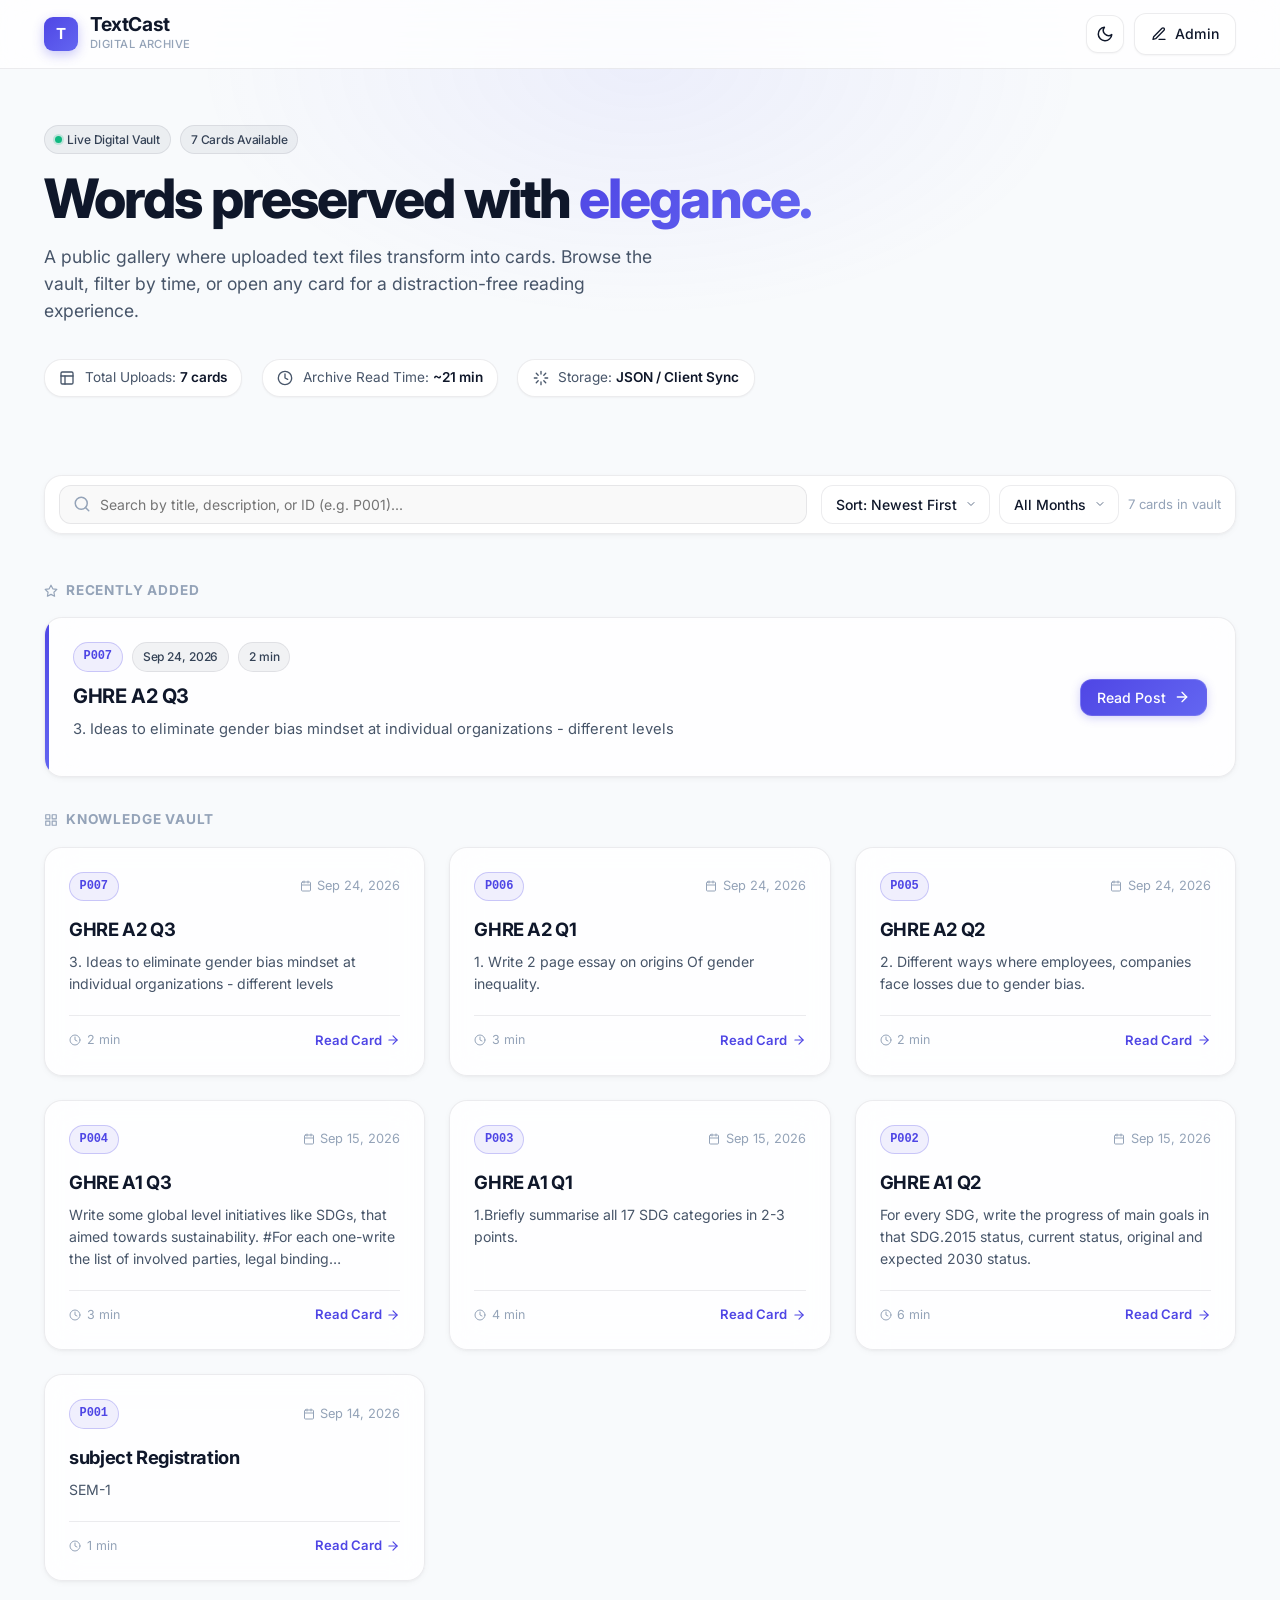
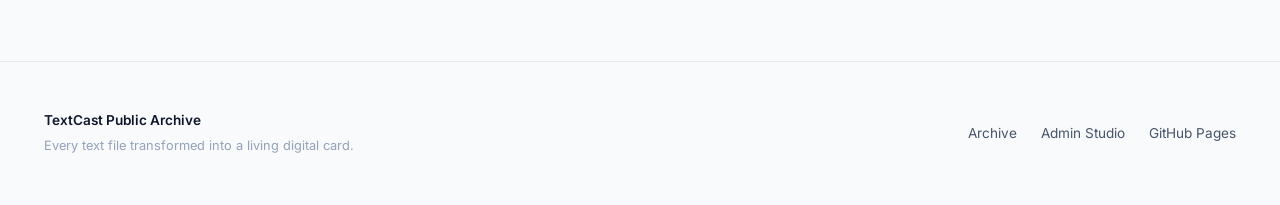
<file: index.html>
<!DOCTYPE html>
<html lang="en" data-theme="light">
<head>
  <meta charset="UTF-8">
  <meta name="viewport" content="width=device-width, initial-scale=1.0">
  <meta name="description" content="TextCast — A public digital archive where every text file becomes a beautiful card.">
  <meta name="theme-color" content="#0f172a">

  <!-- Open Graph / Social Media -->
  <meta property="og:title" content="TextCast — Digital Archive & Knowledge Vault">
  <meta property="og:description" content="Browse curated notes, computing fundamentals, and technical writings in a Notion-inspired card gallery.">
  <meta property="og:type" content="website">

  <title>TextCast — Public Digital Archive</title>

  <!-- Favicon -->
  <link rel="icon" type="image/svg+xml" href="data:image/svg+xml,%3Csvg xmlns='http://www.w3.org/2000/svg' viewBox='0 0 32 32'%3E%3Crect width='32' height='32' rx='8' fill='%234f46e5'/%3E%3Ctext x='16' y='22' font-family='sans-serif' font-size='18' font-weight='800' text-anchor='middle' fill='white'%3ET%3C/text%3E%3C/svg%3E">

  <!-- Inter Font -->
  <link rel="preconnect" href="https://fonts.googleapis.com">
  <link rel="preconnect" href="https://fonts.gstatic.com" crossorigin>
  <link href="https://fonts.googleapis.com/css2?family=Inter:wght@400;500;600;700;800&display=swap" rel="stylesheet">

  <!-- Stylesheet -->
  <link rel="stylesheet" href="assets/css/styles.css">
</head>
<body>
  <!-- Reading Progress Bar -->
  <div class="progress-container" role="progressbar" aria-label="Reading progress">
    <div class="progress-bar" id="progressBar"></div>
  </div>

  <!-- Global Header -->
  <header class="site-header" role="banner">
    <div class="container">
      <div class="header-inner">
        <a href="#/" class="logo" id="logoBtn" aria-label="TextCast Home">
          <div class="logo-badge" aria-hidden="true">T</div>
          <div class="logo-text">
            <span class="logo-title">TextCast</span>
            <span class="logo-sub">Digital Archive</span>
          </div>
        </a>

        <div class="header-actions">
          <!-- Theme Toggle -->
          <button class="btn btn-secondary btn-icon" id="themeToggle" aria-label="Toggle dark mode" title="Toggle dark / light theme">
            <svg id="themeIcon" xmlns="http://www.w3.org/2000/svg" width="18" height="18" viewBox="0 0 24 24" fill="none" stroke="currentColor" stroke-width="2" stroke-linecap="round" stroke-linejoin="round">
              <path d="M21 12.79A9 9 0 1 1 11.21 3 7 7 0 0 0 21 12.79z"></path>
            </svg>
          </button>

          <!-- Admin Panel Link -->
          <a href="admin.html" class="btn btn-secondary" id="navAdminBtn" aria-label="Open Admin Studio">
            <svg xmlns="http://www.w3.org/2000/svg" width="16" height="16" viewBox="0 0 24 24" fill="none" stroke="currentColor" stroke-width="2" stroke-linecap="round" stroke-linejoin="round">
              <path d="M12 20h9"></path>
              <path d="M16.5 3.5a2.121 2.121 0 0 1 3 3L7 19l-4 1 1-4L16.5 3.5z"></path>
            </svg>
            <span>Admin</span>
          </a>
        </div>
      </div>
    </div>
  </header>

  <!-- =========================================================================
       MAIN ARCHIVE VIEW (Gallery / Grid)
       ========================================================================= -->
  <div id="archiveView">
    <!-- Hero Section -->
    <section class="hero-section">
      <div class="container">
        <div class="hero-header">
          <div class="hero-badge-row">
            <span class="badge">
              <span class="pulse-dot"></span>
              Live Digital Vault
            </span>
            <span class="badge" id="vaultTotalBadge">0 Notes Indexed</span>
          </div>
          <h1 class="hero-title">
            Words preserved with <span class="gradient-text">elegance.</span>
          </h1>
          <p class="hero-subtitle">
            A public gallery where uploaded text files transform into cards. Browse the vault, filter by time, or open any card for a distraction-free reading experience.
          </p>
          <div class="archive-stats-strip">
            <div class="stat-pill">
              <svg xmlns="http://www.w3.org/2000/svg" width="16" height="16" viewBox="0 0 24 24" fill="none" stroke="currentColor" stroke-width="2" stroke-linecap="round" stroke-linejoin="round"><rect x="3" y="3" width="18" height="18" rx="2" ry="2"></rect><line x1="3" y1="9" x2="21" y2="9"></line><line x1="9" y1="21" x2="9" y2="9"></line></svg>
              <span>Total Uploads: <strong id="statTotalUploads">--</strong></span>
            </div>
            <div class="stat-pill">
              <svg xmlns="http://www.w3.org/2000/svg" width="16" height="16" viewBox="0 0 24 24" fill="none" stroke="currentColor" stroke-width="2" stroke-linecap="round" stroke-linejoin="round"><circle cx="12" cy="12" r="10"></circle><polyline points="12 6 12 12 16 14"></polyline></svg>
              <span>Archive Read Time: <strong id="statTotalReadTime">--</strong></span>
            </div>
            <div class="stat-pill">
              <svg xmlns="http://www.w3.org/2000/svg" width="16" height="16" viewBox="0 0 24 24" fill="none" stroke="currentColor" stroke-width="2" stroke-linecap="round" stroke-linejoin="round"><path d="M12 2v4M12 18v4M4.93 4.93l2.83 2.83M16.24 16.24l2.83 2.83M2 12h4M18 12h4M4.93 19.07l2.83-2.83M16.24 7.76l2.83-2.83"/></svg>
              <span>Storage: <strong>JSON / Client Sync</strong></span>
            </div>
          </div>
        </div>
      </div>
    </section>

    <!-- Filter & Search Toolbar -->
    <div class="filter-toolbar">
      <div class="container">
        <div class="filter-toolbar-inner">
          <div class="search-input-wrapper">
            <svg class="search-icon" xmlns="http://www.w3.org/2000/svg" width="18" height="18" viewBox="0 0 24 24" fill="none" stroke="currentColor" stroke-width="2" stroke-linecap="round" stroke-linejoin="round">
              <circle cx="11" cy="11" r="8"></circle>
              <line x1="21" y1="21" x2="16.65" y2="16.65"></line>
            </svg>
            <input
              type="text"
              id="searchInput"
              class="search-input"
              placeholder="Search by title, description, or ID (e.g. P001)..."
              autocomplete="off"
              aria-label="Search archive"
            >
            <button id="clearSearchBtn" class="clear-search-btn" aria-label="Clear search query" title="Clear">
              <svg xmlns="http://www.w3.org/2000/svg" width="14" height="14" viewBox="0 0 24 24" fill="none" stroke="currentColor" stroke-width="2" stroke-linecap="round" stroke-linejoin="round">
                <line x1="18" y1="6" x2="6" y2="18"></line>
                <line x1="6" y1="6" x2="18" y2="18"></line>
              </svg>
            </button>
          </div>

          <div class="filter-controls">
            <!-- Sort Filter -->
            <select id="sortSelect" class="custom-select" aria-label="Sort cards">
              <option value="newest">Sort: Newest First</option>
              <option value="oldest">Sort: Oldest First</option>
              <option value="quickest">Sort: Quick Reads</option>
              <option value="longest">Sort: Deep Reads</option>
            </select>

            <!-- Month Filter -->
            <select id="monthSelect" class="custom-select" aria-label="Filter by month">
              <option value="all">All Months</option>
            </select>

            <span class="results-count" id="resultsCount">Loading vault...</span>
          </div>
        </div>
      </div>
    </div>

    <!-- Main Content Container -->
    <main class="container" role="main">
      <!-- Recently Added Spotlight Section -->
      <section class="spotlight-section" id="spotlightSection">
        <div class="section-label">
          <span class="section-label-text">
            <svg xmlns="http://www.w3.org/2000/svg" width="14" height="14" viewBox="0 0 24 24" fill="none" stroke="currentColor" stroke-width="2" stroke-linecap="round" stroke-linejoin="round"><polygon points="12 2 15.09 8.26 22 9.27 17 14.14 18.18 21.02 12 17.77 5.82 21.02 7 14.14 2 9.27 8.91 8.26 12 2"></polygon></svg>
            Recently Added
          </span>
        </div>
        <div id="spotlightContent">
          <!-- Populated dynamically via JS -->
        </div>
      </section>

      <!-- Gallery Grid Header -->
      <div class="section-label">
        <span class="section-label-text">
          <svg xmlns="http://www.w3.org/2000/svg" width="14" height="14" viewBox="0 0 24 24" fill="none" stroke="currentColor" stroke-width="2" stroke-linecap="round" stroke-linejoin="round"><rect x="3" y="3" width="7" height="7"></rect><rect x="14" y="3" width="7" height="7"></rect><rect x="14" y="14" width="7" height="7"></rect><rect x="3" y="14" width="7" height="7"></rect></svg>
          Knowledge Vault
        </span>
      </div>

      <!-- Cards Grid -->
      <div class="cards-grid" id="cardsGrid">
        <!-- Skeleton placeholders -->
        <div class="post-card">
          <div class="skeleton" style="height: 20px; width: 40%; margin-bottom: 1rem;"></div>
          <div class="skeleton" style="height: 26px; width: 85%; margin-bottom: 0.75rem;"></div>
          <div class="skeleton" style="height: 60px; width: 100%; margin-bottom: 1.5rem;"></div>
          <div class="skeleton" style="height: 18px; width: 50%;"></div>
        </div>
        <div class="post-card">
          <div class="skeleton" style="height: 20px; width: 35%; margin-bottom: 1rem;"></div>
          <div class="skeleton" style="height: 26px; width: 75%; margin-bottom: 0.75rem;"></div>
          <div class="skeleton" style="height: 60px; width: 100%; margin-bottom: 1.5rem;"></div>
          <div class="skeleton" style="height: 18px; width: 45%;"></div>
        </div>
        <div class="post-card">
          <div class="skeleton" style="height: 20px; width: 45%; margin-bottom: 1rem;"></div>
          <div class="skeleton" style="height: 26px; width: 90%; margin-bottom: 0.75rem;"></div>
          <div class="skeleton" style="height: 60px; width: 100%; margin-bottom: 1.5rem;"></div>
          <div class="skeleton" style="height: 18px; width: 60%;"></div>
        </div>
      </div>

      <!-- Empty State -->
      <div class="empty-state" id="emptyState">
        <div class="empty-state-icon">
          <svg xmlns="http://www.w3.org/2000/svg" width="28" height="28" viewBox="0 0 24 24" fill="none" stroke="currentColor" stroke-width="2" stroke-linecap="round" stroke-linejoin="round"><circle cx="11" cy="11" r="8"></circle><line x1="21" y1="21" x2="16.65" y2="16.65"></line><line x1="8" y1="11" x2="14" y2="11"></line></svg>
        </div>
        <h3 class="empty-state-title">No matching text cards found</h3>
        <p class="empty-state-desc">Try clearing your search query or changing your month filter.</p>
        <button class="btn btn-secondary" id="resetFiltersBtn">Reset Filters</button>
      </div>
    </main>
  </div>

  <!-- =========================================================================
       DEDICATED READING VIEW (Medium / Notion Reading Experience)
       ========================================================================= -->
  <article class="reading-view container-narrow" id="readingView">
    <nav class="reading-nav-bar" aria-label="Reading navigation">
      <button class="back-btn" id="backToArchiveBtn">
        <svg xmlns="http://www.w3.org/2000/svg" width="16" height="16" viewBox="0 0 24 24" fill="none" stroke="currentColor" stroke-width="2" stroke-linecap="round" stroke-linejoin="round">
          <line x1="19" y1="12" x2="5" y2="12"></line>
          <polyline points="12 19 5 12 12 5"></polyline>
        </svg>
        <span>Back to Archive</span>
      </button>

      <div class="reading-actions">
        <button class="btn btn-secondary btn-icon" id="copyArticleBtn" aria-label="Copy full text" title="Copy text">
          <svg xmlns="http://www.w3.org/2000/svg" width="16" height="16" viewBox="0 0 24 24" fill="none" stroke="currentColor" stroke-width="2" stroke-linecap="round" stroke-linejoin="round">
            <rect x="9" y="9" width="13" height="13" rx="2" ry="2"></rect>
            <path d="M5 15H4a2 2 0 0 1-2-2V4a2 2 0 0 1 2-2h9a2 2 0 0 1 2 2v1"></path>
          </svg>
        </button>

        <button class="btn btn-secondary btn-icon" id="downloadArticleBtn" aria-label="Download article as .txt" title="Download .txt">
          <svg xmlns="http://www.w3.org/2000/svg" width="16" height="16" viewBox="0 0 24 24" fill="none" stroke="currentColor" stroke-width="2" stroke-linecap="round" stroke-linejoin="round">
            <path d="M21 15v4a2 2 0 0 1-2 2H5a2 2 0 0 1-2-2v-4"></path>
            <polyline points="7 10 12 15 17 10"></polyline>
            <line x1="12" y1="15" x2="12" y2="3"></line>
          </svg>
        </button>

        <button class="btn btn-primary" id="shareArticleBtn">
          <svg xmlns="http://www.w3.org/2000/svg" width="16" height="16" viewBox="0 0 24 24" fill="none" stroke="currentColor" stroke-width="2" stroke-linecap="round" stroke-linejoin="round">
            <circle cx="18" cy="5" r="3"></circle>
            <circle cx="6" cy="12" r="3"></circle>
            <circle cx="18" cy="19" r="3"></circle>
            <line x1="8.59" y1="13.51" x2="15.42" y2="17.49"></line>
            <line x1="15.41" y1="6.51" x2="8.59" y2="10.49"></line>
          </svg>
          <span>Share</span>
        </button>
      </div>
    </nav>

    <header class="reading-article-header">
      <div class="reading-meta-top">
        <span class="badge badge-id" id="readingPostId">P000</span>
        <span class="badge" id="readingPostDate">Jan 01, 2026</span>
        <span class="badge" id="readingPostReadTime">0 min read</span>
      </div>
      <h1 class="reading-title" id="readingPostTitle">Article Title</h1>
      <p class="reading-description-lead" id="readingPostDescription">Summary description...</p>
    </header>

    <div class="article-body" id="readingPostBody">
      <!-- Rendered content -->
    </div>

    <hr class="reading-divider">

    <div class="reading-footer-actions">
      <button class="btn btn-secondary" onclick="window.scrollTo({ top: 0, behavior: 'smooth' });">
        <svg xmlns="http://www.w3.org/2000/svg" width="16" height="16" viewBox="0 0 24 24" fill="none" stroke="currentColor" stroke-width="2" stroke-linecap="round" stroke-linejoin="round"><line x1="12" y1="19" x2="12" y2="5"></line><polyline points="5 12 12 5 19 12"></polyline></svg>
        Back to Top
      </button>

      <button class="btn btn-primary" id="footerBackBtn">
        <svg xmlns="http://www.w3.org/2000/svg" width="16" height="16" viewBox="0 0 24 24" fill="none" stroke="currentColor" stroke-width="2" stroke-linecap="round" stroke-linejoin="round"><line x1="19" y1="12" x2="5" y2="12"></line><polyline points="12 19 5 12 12 5"></polyline></svg>
        Browse All Cards
      </button>
    </div>
  </article>

  <!-- Site Footer -->
  <footer class="site-footer" role="contentinfo">
    <div class="container">
      <div class="footer-inner">
        <div>
          <p class="footer-brand-title">TextCast Public Archive</p>
          <p class="footer-brand-desc">Every text file transformed into a living digital card.</p>
        </div>
        <div class="footer-links">
          <a href="#/">Archive</a>
          <a href="admin.html">Admin Studio</a>
          <a href="https://github.com" target="_blank" rel="noopener noreferrer">GitHub Pages</a>
        </div>
      </div>
    </div>
  </footer>

  <!-- Toast Container -->
  <div class="toast-container" id="toastContainer" aria-live="polite"></div>

  <!-- Application JS -->
  <script src="assets/js/main.js"></script>
</body>
</html>
</file>
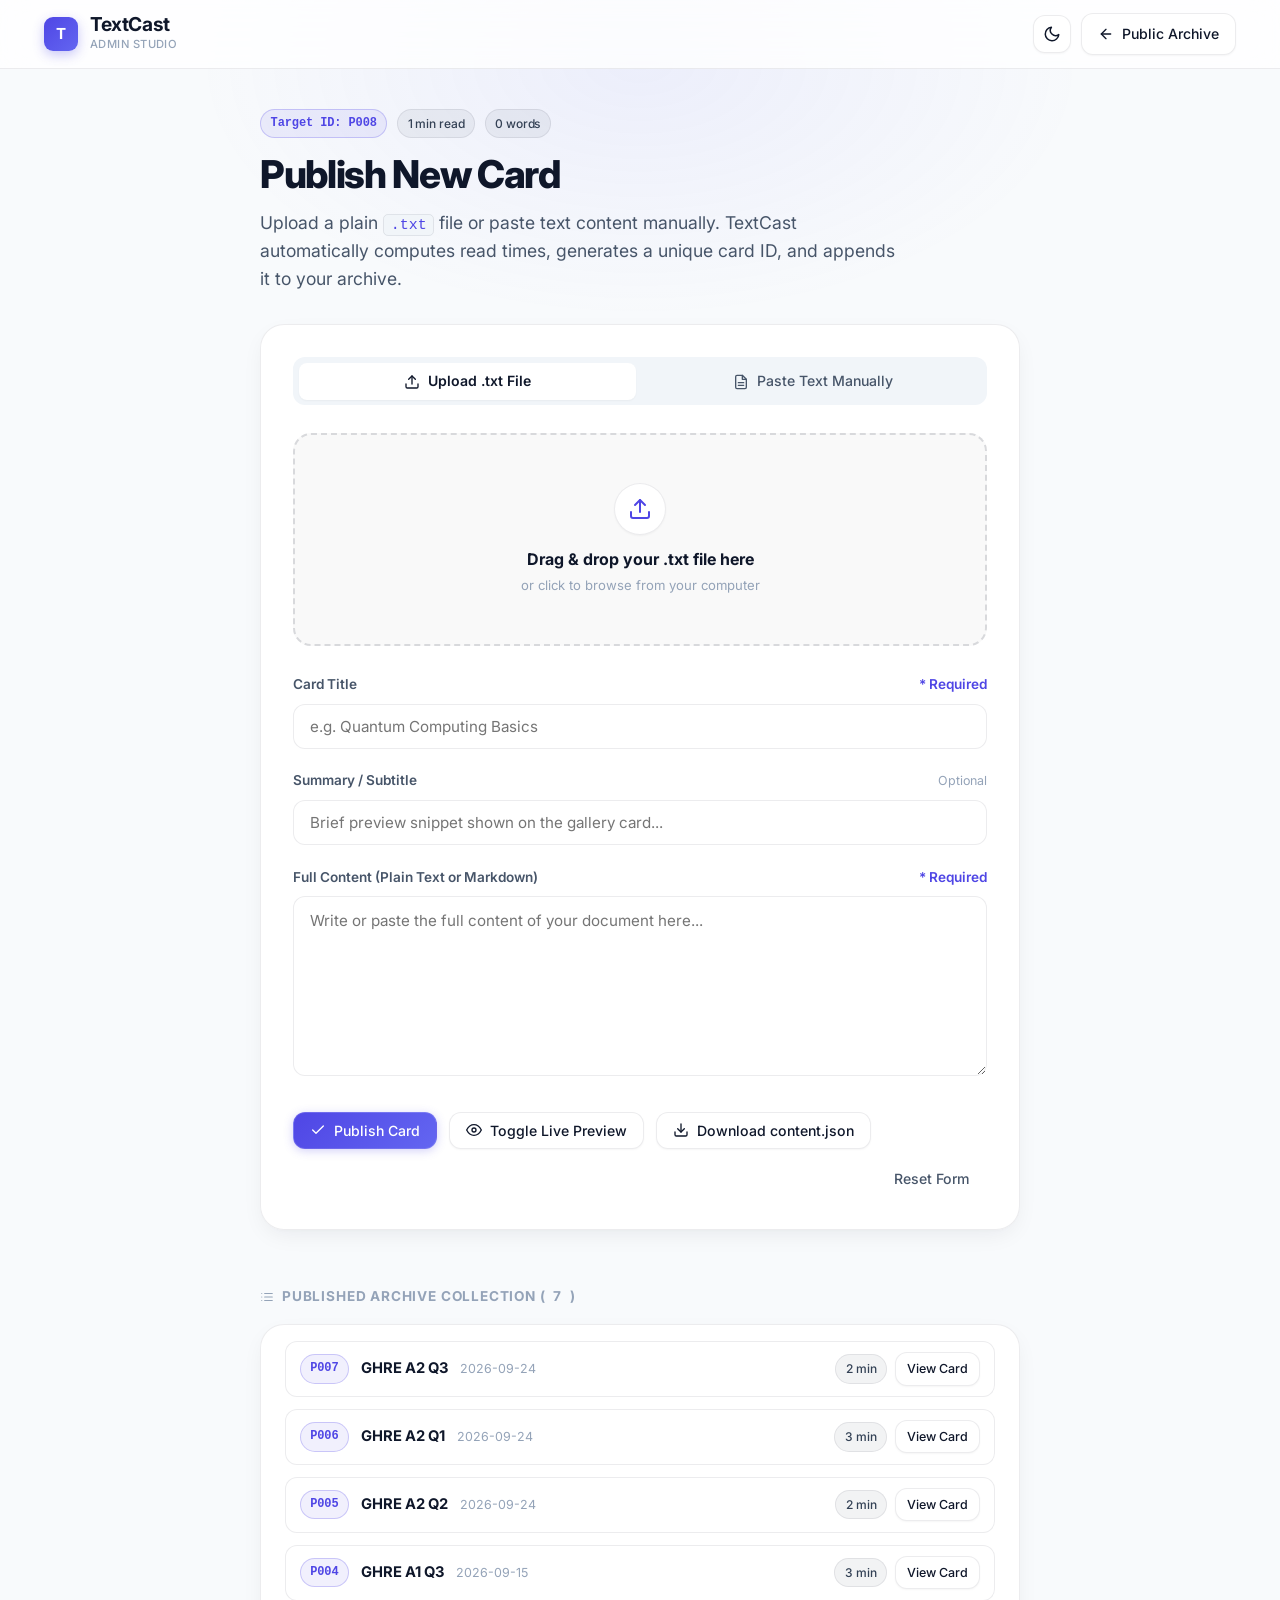
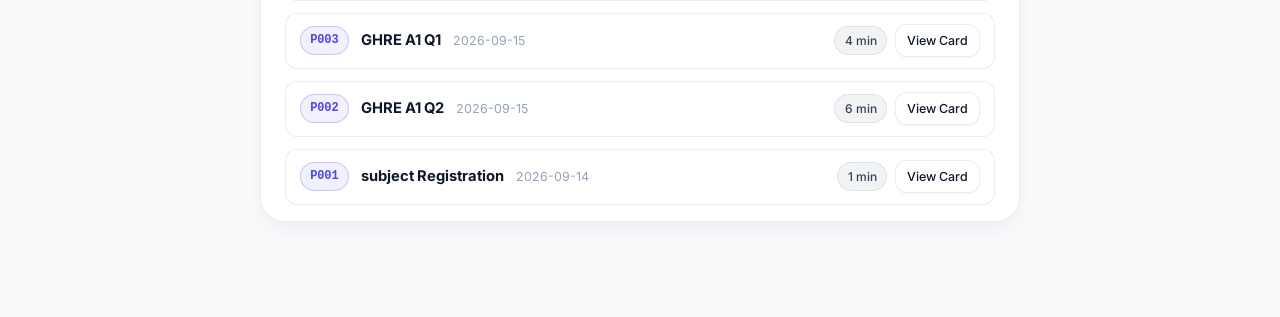
<file: admin.html>
<!DOCTYPE html>
<html lang="en" data-theme="light">
<head>
  <meta charset="UTF-8">
  <meta name="viewport" content="width=device-width, initial-scale=1.0">
  <meta name="description" content="TextCast Admin Studio — Publish and archive text documents.">
  <meta name="theme-color" content="#0f172a">

  <title>Admin Studio — TextCast</title>

  <!-- Favicon -->
  <link rel="icon" type="image/svg+xml" href="data:image/svg+xml,%3Csvg xmlns='http://www.w3.org/2000/svg' viewBox='0 0 32 32'%3E%3Crect width='32' height='32' rx='8' fill='%234f46e5'/%3E%3Ctext x='16' y='22' font-family='sans-serif' font-size='18' font-weight='800' text-anchor='middle' fill='white'%3ET%3C/text%3E%3C/svg%3E">

  <!-- Inter Fonts -->
  <link rel="preconnect" href="https://fonts.googleapis.com">
  <link rel="preconnect" href="https://fonts.gstatic.com" crossorigin>
  <link href="https://fonts.googleapis.com/css2?family=Inter:wght@400;500;600;700;800&display=swap" rel="stylesheet">

  <!-- Stylesheet -->
  <link rel="stylesheet" href="assets/css/styles.css">
</head>
<body>
  <!-- Header -->
  <header class="site-header" role="banner">
    <div class="container">
      <div class="header-inner">
        <a href="index.html" class="logo" aria-label="TextCast Home">
          <div class="logo-badge" aria-hidden="true">T</div>
          <div class="logo-text">
            <span class="logo-title">TextCast</span>
            <span class="logo-sub">Admin Studio</span>
          </div>
        </a>

        <div class="header-actions">
          <button class="btn btn-secondary btn-icon" id="themeToggle" aria-label="Toggle dark mode" title="Toggle theme">
            <svg id="themeIcon" xmlns="http://www.w3.org/2000/svg" width="18" height="18" viewBox="0 0 24 24" fill="none" stroke="currentColor" stroke-width="2" stroke-linecap="round" stroke-linejoin="round">
              <path d="M21 12.79A9 9 0 1 1 11.21 3 7 7 0 0 0 21 12.79z"></path>
            </svg>
          </button>

          <a href="index.html" class="btn btn-secondary" aria-label="Return to Public Archive">
            <svg xmlns="http://www.w3.org/2000/svg" width="16" height="16" viewBox="0 0 24 24" fill="none" stroke="currentColor" stroke-width="2" stroke-linecap="round" stroke-linejoin="round">
              <line x1="19" y1="12" x2="5" y2="12"></line>
              <polyline points="12 19 5 12 12 5"></polyline>
            </svg>
            <span>Public Archive</span>
          </a>
        </div>
      </div>
    </div>
  </header>

  <!-- Admin Main Content -->
  <main class="container-narrow admin-wrapper" role="main">
    <header class="hero-header">
      <div class="hero-badge-row">
        <span class="badge badge-id" id="assignedIdBadge">Next ID: P005</span>
        <span class="badge" id="liveReadTimeBadge">1 min read</span>
        <span class="badge" id="liveWordCountBadge">0 words</span>
      </div>
      <h1 class="hero-title hero-title-compact">Publish New Card</h1>
      <p class="hero-subtitle">
        Upload a plain <code>.txt</code> file or paste text content manually. TextCast automatically computes read times, generates a unique card ID, and appends it to your archive.
      </p>
    </header>

    <!-- Content Creation Studio Card -->
    <div class="admin-card">
      <!-- Tabs: File Upload vs Manual Paste -->
      <div class="admin-tabs" role="tablist">
        <button class="admin-tab-btn active" id="tabUploadBtn" type="button" role="tab" aria-selected="true">
          <svg xmlns="http://www.w3.org/2000/svg" width="16" height="16" viewBox="0 0 24 24" fill="none" stroke="currentColor" stroke-width="2" stroke-linecap="round" stroke-linejoin="round"><path d="M21 15v4a2 2 0 0 1-2 2H5a2 2 0 0 1-2-2v-4"></path><polyline points="17 8 12 3 7 8"></polyline><line x1="12" y1="3" x2="12" y2="15"></line></svg>
          Upload .txt File
        </button>
        <button class="admin-tab-btn" id="tabPasteBtn" type="button" role="tab" aria-selected="false">
          <svg xmlns="http://www.w3.org/2000/svg" width="16" height="16" viewBox="0 0 24 24" fill="none" stroke="currentColor" stroke-width="2" stroke-linecap="round" stroke-linejoin="round"><path d="M14 2H6a2 2 0 0 0-2 2v16a2 2 0 0 0 2 2h12a2 2 0 0 0 2-2V8z"></path><polyline points="14 2 14 8 20 8"></polyline><line x1="16" y1="13" x2="8" y2="13"></line><line x1="16" y1="17" x2="8" y2="17"></line></svg>
          Paste Text Manually
        </button>
      </div>

      <!-- Upload View -->
      <div id="uploadView">
        <div class="upload-dropzone" id="dropzone">
          <div class="upload-icon-circle">
            <svg xmlns="http://www.w3.org/2000/svg" width="24" height="24" viewBox="0 0 24 24" fill="none" stroke="currentColor" stroke-width="2" stroke-linecap="round" stroke-linejoin="round">
              <path d="M21 15v4a2 2 0 0 1-2 2H5a2 2 0 0 1-2-2v-4"></path>
              <polyline points="17 8 12 3 7 8"></polyline>
              <line x1="12" y1="3" x2="12" y2="15"></line>
            </svg>
          </div>
          <div>
            <strong class="dropzone-title">Drag & drop your .txt file here</strong>
            <p class="dropzone-hint">or click to browse from your computer</p>
          </div>
          <input type="file" id="fileInput" accept=".txt,text/plain" style="display: none;">
        </div>

        <div class="upload-file-status" id="uploadFileStatus">
          <div class="file-status-main">
            <svg xmlns="http://www.w3.org/2000/svg" width="16" height="16" viewBox="0 0 24 24" fill="none" stroke="currentColor" stroke-width="2" stroke-linecap="round" stroke-linejoin="round"><path d="M14 2H6a2 2 0 0 0-2 2v16a2 2 0 0 0 2 2h12a2 2 0 0 0 2-2V8z"></path><polyline points="14 2 14 8 20 8"></polyline></svg>
            <span id="uploadedFileName">filename.txt</span>
          </div>
          <button type="button" class="btn btn-ghost btn-sm" id="removeFileBtn">Clear File</button>
        </div>
      </div>

      <!-- Form Inputs -->
      <div class="admin-form-fields">
        <div class="form-group">
          <label class="form-label" for="titleInput">
            Card Title
            <span class="required-tag">* Required</span>
          </label>
          <input
            type="text"
            class="form-input"
            id="titleInput"
            placeholder="e.g. Quantum Computing Basics"
            maxlength="120"
            autocomplete="off"
            required
          >
        </div>

        <div class="form-group">
          <label class="form-label" for="descriptionInput">
            Summary / Subtitle
            <span class="optional">Optional</span>
          </label>
          <input
            type="text"
            class="form-input"
            id="descriptionInput"
            placeholder="Brief preview snippet shown on the gallery card..."
            maxlength="240"
            autocomplete="off"
          >
        </div>

        <div class="form-group">
          <label class="form-label" for="contentInput">
            Full Content (Plain Text or Markdown)
            <span class="required-tag">* Required</span>
          </label>
          <textarea
            class="form-textarea"
            id="contentInput"
            placeholder="Write or paste the full content of your document here..."
            spellcheck="true"
            required
          ></textarea>
        </div>
      </div>

      <!-- Action Buttons -->
      <div class="admin-action-row">
        <button class="btn btn-primary" id="publishBtn" type="button">
          <svg xmlns="http://www.w3.org/2000/svg" width="16" height="16" viewBox="0 0 24 24" fill="none" stroke="currentColor" stroke-width="2" stroke-linecap="round" stroke-linejoin="round">
            <polyline points="20 6 9 17 4 12"></polyline>
          </svg>
          Publish Card
        </button>

        <button class="btn btn-secondary" id="previewToggleBtn" type="button">
          <svg xmlns="http://www.w3.org/2000/svg" width="16" height="16" viewBox="0 0 24 24" fill="none" stroke="currentColor" stroke-width="2" stroke-linecap="round" stroke-linejoin="round">
            <path d="M1 12s4-8 11-8 11 8 11 8-4 8-11 8-11-8-11-8z"></path>
            <circle cx="12" cy="12" r="3"></circle>
          </svg>
          Toggle Live Preview
        </button>

        <button class="btn btn-secondary" id="downloadJsonBtn" type="button" title="Download updated content.json to commit to your GitHub repository">
          <svg xmlns="http://www.w3.org/2000/svg" width="16" height="16" viewBox="0 0 24 24" fill="none" stroke="currentColor" stroke-width="2" stroke-linecap="round" stroke-linejoin="round">
            <path d="M21 15v4a2 2 0 0 1-2 2H5a2 2 0 0 1-2-2v-4"></path>
            <polyline points="7 10 12 15 17 10"></polyline>
            <line x1="12" y1="15" x2="12" y2="3"></line>
          </svg>
          Download content.json
        </button>

        <button class="btn btn-ghost" id="clearFormBtn" type="button">
          Reset Form
        </button>
      </div>

      <!-- Live Card Preview -->
      <div class="admin-preview-box" id="adminPreviewBox">
        <div class="section-label">
          <span class="section-label-text">
            <svg xmlns="http://www.w3.org/2000/svg" width="14" height="14" viewBox="0 0 24 24" fill="none" stroke="currentColor" stroke-width="2" stroke-linecap="round" stroke-linejoin="round"><circle cx="12" cy="12" r="10"></circle><line x1="12" y1="8" x2="12" y2="12"></line><line x1="12" y1="16" x2="12.01" y2="16"></line></svg>
            Gallery Card Preview
          </span>
        </div>
        <div id="previewCardContainer">
          <!-- Populated dynamically via JS -->
        </div>
      </div>
    </div>

    <!-- Existing Cards Manager List -->
    <section class="admin-section">
      <div class="section-label">
        <span class="section-label-text">
          <svg xmlns="http://www.w3.org/2000/svg" width="14" height="14" viewBox="0 0 24 24" fill="none" stroke="currentColor" stroke-width="2" stroke-linecap="round" stroke-linejoin="round"><line x1="8" y1="6" x2="21" y2="6"></line><line x1="8" y1="12" x2="21" y2="12"></line><line x1="8" y1="18" x2="21" y2="18"></line><line x1="3" y1="6" x2="3.01" y2="6"></line><line x1="3" y1="12" x2="3.01" y2="12"></line><line x1="3" y1="18" x2="3.01" y2="18"></line></svg>
          Published Archive Collection (<span id="archiveTotalCount">0</span>)
        </span>
      </div>

      <div class="admin-card admin-card--compact">
        <div id="cardsListContainer" class="stack-list">
          <!-- Dynamically populated -->
        </div>
      </div>
    </section>
  </main>

  <!-- Toast Container -->
  <div class="toast-container" id="toastContainer" aria-live="polite"></div>

  <!-- Admin JS -->
  <script src="assets/js/admin.js"></script>
</body>
</html>
</file>
<file: assets/css/styles.css>
/* ==========================================================================
   TextCast Design System — Apple, Linear, Notion & Arc Inspired
   Crafted with refined glassmorphism, responsive typography, and tactile feedback
   ========================================================================== */

:root {
  /* Fonts */
  --font-sans: -apple-system, BlinkMacSystemFont, "SF Pro Display", "SF Pro Text", "Inter", "Segoe UI", Roboto, sans-serif;
  --font-serif: "Newsreader", "Merriweather", "Charter", "Georgia", serif;
  --font-mono: "SF Mono", "Fira Code", "JetBrains Mono", Consolas, monospace;

  /* Accent & Brand Colors (Linear / Apple muted luxury indigo) */
  --accent: #4f46e5;
  --accent-light: #6366f1;
  --accent-dark: #4338ca;
  --accent-subtle: rgba(79, 70, 229, 0.08);
  --accent-border: rgba(79, 70, 229, 0.25);
  --accent-gradient: linear-gradient(135deg, #4f46e5 0%, #6366f1 100%);
  --accent-gradient-hover: linear-gradient(135deg, #4338ca 0%, #4f46e5 100%);

  /* Light Theme (Default) */
  --bg-app: #f8fafc;
  --bg-surface: #ffffff;
  --bg-glass: rgba(255, 255, 255, 0.78);
  --bg-glass-heavy: rgba(255, 255, 255, 0.92);
  --bg-card: rgba(255, 255, 255, 0.82);
  --bg-card-hover: rgba(255, 255, 255, 0.98);
  --bg-input: rgba(0, 0, 0, 0.025);
  --bg-subtle: #f1f5f9;
  
  --border-subtle: rgba(15, 23, 42, 0.08);
  --border-medium: rgba(15, 23, 42, 0.14);
  --border-hover: rgba(79, 70, 229, 0.35);

  --text-primary: #0f172a;
  --text-secondary: #475569;
  --text-muted: #94a3b8;
  --text-inverse: #ffffff;

  --badge-bg: rgba(15, 23, 42, 0.05);
  --badge-text: #334155;
  --badge-border: rgba(15, 23, 42, 0.08);

  --shadow-xs: 0 1px 2px rgba(0, 0, 0, 0.04);
  --shadow-sm: 0 2px 8px -2px rgba(15, 23, 42, 0.06), 0 1px 3px rgba(0, 0, 0, 0.04);
  --shadow-md: 0 8px 24px -6px rgba(15, 23, 42, 0.08), 0 2px 6px -2px rgba(0, 0, 0, 0.03);
  --shadow-lg: 0 16px 40px -10px rgba(15, 23, 42, 0.12), 0 4px 12px -2px rgba(0, 0, 0, 0.04);
  --shadow-card-hover: 0 20px 36px -10px rgba(79, 70, 229, 0.12), 0 1px 3px rgba(0, 0, 0, 0.05);

  --glass-blur: blur(16px);
  --glass-blur-sm: blur(8px);
  --radius-sm: 8px;
  --radius-md: 12px;
  --radius-lg: 18px;
  --radius-xl: 24px;
  --radius-full: 9999px;

  --transition-snappy: 0.18s cubic-bezier(0.16, 1, 0.3, 1);
  --transition-smooth: 0.28s cubic-bezier(0.16, 1, 0.3, 1);
  --transition-slow: 0.45s cubic-bezier(0.16, 1, 0.3, 1);

  --progress-bar-color: #4f46e5;
  --code-bg: #1e293b;
  --code-text: #f8fafc;
}

/* Dark Theme */
[data-theme="dark"] {
  --bg-app: #08090d;
  --bg-surface: #10121a;
  --bg-glass: rgba(16, 18, 26, 0.75);
  --bg-glass-heavy: rgba(16, 18, 26, 0.92);
  --bg-card: rgba(20, 23, 34, 0.72);
  --bg-card-hover: rgba(26, 30, 46, 0.88);
  --bg-input: rgba(255, 255, 255, 0.04);
  --bg-subtle: #161824;

  --border-subtle: rgba(255, 255, 255, 0.08);
  --border-medium: rgba(255, 255, 255, 0.15);
  --border-hover: rgba(99, 102, 241, 0.45);

  --text-primary: #f8fafc;
  --text-secondary: #94a3b8;
  --text-muted: #64748b;
  --text-inverse: #0f172a;

  --badge-bg: rgba(255, 255, 255, 0.06);
  --badge-text: #cbd5e1;
  --badge-border: rgba(255, 255, 255, 0.1);

  --shadow-xs: 0 1px 2px rgba(0, 0, 0, 0.3);
  --shadow-sm: 0 2px 8px -2px rgba(0, 0, 0, 0.4), 0 1px 3px rgba(0, 0, 0, 0.3);
  --shadow-md: 0 8px 24px -6px rgba(0, 0, 0, 0.5), 0 2px 6px rgba(0, 0, 0, 0.3);
  --shadow-lg: 0 16px 40px -10px rgba(0, 0, 0, 0.65), 0 4px 12px rgba(0, 0, 0, 0.4);
  --shadow-card-hover: 0 20px 40px -10px rgba(99, 102, 241, 0.2), 0 0 0 1px rgba(99, 102, 241, 0.35);

  --progress-bar-color: #6366f1;
  --code-bg: #0b0d13;
  --code-text: #e2e8f0;
}

/* ==========================================================================
   Base & Reset
   ========================================================================== */

*, *::before, *::after {
  box-sizing: border-box;
  margin: 0;
  padding: 0;
}

html {
  font-size: 16px;
  scroll-behavior: smooth;
  -webkit-font-smoothing: antialiased;
  -moz-osx-font-smoothing: grayscale;
  text-rendering: optimizeLegibility;
}

body {
  font-family: var(--font-sans);
  background-color: var(--bg-app);
  color: var(--text-primary);
  min-height: 100vh;
  line-height: 1.6;
  position: relative;
  overflow-x: hidden;
  transition: background-color var(--transition-smooth), color var(--transition-smooth);
}

/* Ambient subtle background glow */
body::before {
  content: "";
  position: fixed;
  top: -15vw;
  left: 50%;
  transform: translateX(-50%);
  width: 70vw;
  height: 40vw;
  background: radial-gradient(ellipse at center, rgba(99, 102, 241, 0.08) 0%, rgba(99, 102, 241, 0) 70%);
  pointer-events: none;
  z-index: 0;
}

[data-theme="dark"] body::before {
  background: radial-gradient(ellipse at center, rgba(99, 102, 241, 0.14) 0%, rgba(99, 102, 241, 0) 70%);
}

/* Top Reading Progress Bar */
.progress-container {
  position: fixed;
  top: 0;
  left: 0;
  width: 100%;
  height: 3px;
  z-index: 1000;
  background: transparent;
  pointer-events: none;
}

.progress-bar {
  height: 100%;
  width: 0%;
  background: var(--accent-gradient);
  transition: width 0.08s ease-out;
  box-shadow: 0 0 10px rgba(99, 102, 241, 0.5);
}

/* Layout Containers */
.container {
  width: 100%;
  max-width: 1240px;
  margin: 0 auto;
  padding: 0 1.5rem;
  position: relative;
  z-index: 1;
}

.container-narrow {
  width: 100%;
  max-width: 760px;
  margin: 0 auto;
  padding: 0 1.5rem;
  position: relative;
  z-index: 1;
}

/* Inline code outside article bodies (e.g. hero copy) */
:not(pre) > code {
  font-family: var(--font-mono);
  font-size: 0.85em;
  background: var(--bg-subtle);
  color: var(--accent);
  padding: 0.15em 0.45em;
  border-radius: 5px;
  border: 1px solid var(--border-subtle);
}

/* ==========================================================================
   Header & Navigation
   ========================================================================== */

.site-header {
  position: sticky;
  top: 0;
  z-index: 200;
  background: var(--bg-glass);
  backdrop-filter: var(--glass-blur);
  -webkit-backdrop-filter: var(--glass-blur);
  border-bottom: 1px solid var(--border-subtle);
  transition: all var(--transition-snappy);
}

.header-inner {
  display: flex;
  align-items: center;
  justify-content: space-between;
  height: 68px;
  gap: 1rem;
}

.logo {
  display: inline-flex;
  align-items: center;
  gap: 0.75rem;
  text-decoration: none;
  color: var(--text-primary);
  font-weight: 700;
  font-size: 1.2rem;
  letter-spacing: -0.02em;
  transition: transform var(--transition-snappy);
}

.logo:hover {
  transform: translateY(-1px);
}

.logo-badge {
  width: 34px;
  height: 34px;
  border-radius: 9px;
  background: var(--accent-gradient);
  color: white;
  display: flex;
  align-items: center;
  justify-content: center;
  font-size: 0.95rem;
  font-weight: 700;
  box-shadow: 0 4px 12px rgba(79, 70, 229, 0.3);
}

.logo-text {
  display: flex;
  flex-direction: column;
}

.logo-title {
  line-height: 1.1;
  display: flex;
  align-items: center;
  gap: 0.4rem;
}

.logo-sub {
  font-size: 0.7rem;
  font-weight: 500;
  color: var(--text-muted);
  letter-spacing: 0.04em;
  text-transform: uppercase;
}

.header-actions {
  display: flex;
  align-items: center;
  gap: 0.6rem;
}

/* ==========================================================================
   Buttons & Badges
   ========================================================================== */

.btn {
  display: inline-flex;
  align-items: center;
  justify-content: center;
  gap: 0.5rem;
  font-family: var(--font-sans);
  font-size: 0.88rem;
  font-weight: 500;
  padding: 0.55rem 1rem;
  border-radius: var(--radius-md);
  border: 1px solid transparent;
  cursor: pointer;
  text-decoration: none;
  transition: all var(--transition-snappy);
  white-space: nowrap;
  user-select: none;
}

.btn:active {
  transform: scale(0.98);
}

.btn:focus-visible {
  outline: 2px solid var(--accent);
  outline-offset: 2px;
}

.back-btn:focus-visible,
.admin-tab-btn:focus-visible,
.clear-search-btn:focus-visible,
.logo:focus-visible,
.footer-links a:focus-visible {
  outline: 2px solid var(--accent);
  outline-offset: 2px;
}

.btn-primary {
  background: var(--accent-gradient);
  color: #ffffff;
  border-color: rgba(255, 255, 255, 0.15);
  box-shadow: 0 2px 10px rgba(79, 70, 229, 0.25);
}

.btn-primary:hover {
  background: var(--accent-gradient-hover);
  box-shadow: 0 4px 16px rgba(79, 70, 229, 0.35);
  transform: translateY(-1px);
}

.btn-secondary {
  background: var(--bg-surface);
  color: var(--text-primary);
  border-color: var(--border-subtle);
  box-shadow: var(--shadow-xs);
}

.btn-secondary:hover {
  background: var(--bg-card-hover);
  border-color: var(--border-medium);
  transform: translateY(-1px);
  color: var(--text-primary);
}

.btn-ghost {
  background: transparent;
  color: var(--text-secondary);
  border-color: transparent;
}

.btn-ghost:hover {
  background: var(--bg-subtle);
  color: var(--text-primary);
}

.btn-icon {
  width: 38px;
  height: 38px;
  padding: 0;
  border-radius: var(--radius-md);
}

.badge {
  display: inline-flex;
  align-items: center;
  gap: 0.35rem;
  padding: 0.25rem 0.6rem;
  border-radius: var(--radius-full);
  font-size: 0.75rem;
  font-weight: 500;
  background: var(--badge-bg);
  color: var(--badge-text);
  border: 1px solid var(--badge-border);
  letter-spacing: -0.01em;
}

.badge-id {
  font-family: var(--font-mono);
  font-weight: 600;
  color: var(--accent);
  background: var(--accent-subtle);
  border-color: var(--accent-border);
}

/* ==========================================================================
   Hero & Archive Overview
   ========================================================================== */

.hero-section {
  padding: 3.5rem 0 2rem;
  text-align: left;
}

.hero-header {
  display: flex;
  flex-direction: column;
  gap: 0.9rem;
  margin-bottom: 2rem;
}

.hero-badge-row {
  display: flex;
  align-items: center;
  gap: 0.6rem;
  flex-wrap: wrap;
}

.pulse-dot {
  width: 7px;
  height: 7px;
  background-color: #10b981;
  border-radius: 50%;
  display: inline-block;
  box-shadow: 0 0 0 2px rgba(16, 185, 129, 0.2);
  animation: pulse-dot 2s infinite;
}

@keyframes pulse-dot {
  0% { transform: scale(0.95); box-shadow: 0 0 0 0 rgba(16, 185, 129, 0.6); }
  70% { transform: scale(1); box-shadow: 0 0 0 6px rgba(16, 185, 129, 0); }
  100% { transform: scale(0.95); box-shadow: 0 0 0 0 rgba(16, 185, 129, 0); }
}

.hero-title {
  font-size: clamp(2.2rem, 5vw, 3.4rem);
  font-weight: 800;
  letter-spacing: -0.035em;
  line-height: 1.1;
  color: var(--text-primary);
  text-wrap: balance;
}

.hero-title span.gradient-text {
  background: var(--accent-gradient);
  -webkit-background-clip: text;
  -webkit-text-fill-color: transparent;
}

.hero-subtitle {
  font-size: 1.1rem;
  color: var(--text-secondary);
  max-width: 640px;
  line-height: 1.55;
}

/* Archive Quick Metrics */
.archive-stats-strip {
  display: flex;
  gap: 1.2rem;
  flex-wrap: wrap;
  margin-top: 1.25rem;
}

.stat-pill {
  display: inline-flex;
  align-items: center;
  gap: 0.6rem;
  padding: 0.45rem 0.9rem;
  border-radius: var(--radius-lg);
  background: var(--bg-surface);
  border: 1px solid var(--border-subtle);
  box-shadow: var(--shadow-xs);
  font-size: 0.85rem;
  color: var(--text-secondary);
}

.stat-pill strong {
  color: var(--text-primary);
  font-weight: 600;
}

/* ==========================================================================
   Search & Filter Toolbar (Linear / Notion Style)
   ========================================================================== */

.filter-toolbar {
  position: sticky;
  top: 68px;
  z-index: 150;
  padding: 0.85rem 0;
  margin-bottom: 2rem;
  background: var(--bg-app);
  transition: background-color var(--transition-smooth);
}

.filter-toolbar-inner {
  display: flex;
  align-items: center;
  gap: 0.85rem;
  flex-wrap: wrap;
  padding: 0.6rem 0.85rem;
  background: var(--bg-glass-heavy);
  backdrop-filter: var(--glass-blur);
  -webkit-backdrop-filter: var(--glass-blur);
  border: 1px solid var(--border-subtle);
  border-radius: var(--radius-lg);
  box-shadow: var(--shadow-sm);
}

.search-input-wrapper {
  position: relative;
  flex: 1 1 280px;
  display: flex;
  align-items: center;
}

.search-icon {
  position: absolute;
  left: 0.9rem;
  color: var(--text-muted);
  pointer-events: none;
}

.search-input {
  width: 100%;
  padding: 0.6rem 2.4rem 0.6rem 2.5rem;
  font-family: var(--font-sans);
  font-size: 0.875rem;
  color: var(--text-primary);
  background: var(--bg-input);
  border: 1px solid var(--border-subtle);
  border-radius: var(--radius-md);
  outline: none;
  transition: all var(--transition-snappy);
}

.search-input:focus {
  background: var(--bg-surface);
  border-color: var(--accent);
  box-shadow: 0 0 0 3px var(--accent-subtle);
}

.clear-search-btn {
  position: absolute;
  right: 0.6rem;
  background: transparent;
  border: none;
  color: var(--text-muted);
  cursor: pointer;
  padding: 0.25rem;
  display: none;
  border-radius: 50%;
  align-items: center;
  justify-content: center;
}

.clear-search-btn:hover {
  color: var(--text-primary);
  background: var(--badge-bg);
}

.filter-controls {
  display: flex;
  align-items: center;
  gap: 0.6rem;
  flex-wrap: wrap;
}

.custom-select {
  padding: 0.6rem 2rem 0.6rem 0.85rem;
  font-family: var(--font-sans);
  font-size: 0.875rem;
  font-weight: 500;
  color: var(--text-primary);
  background-color: var(--bg-surface);
  border: 1px solid var(--border-subtle);
  border-radius: var(--radius-md);
  cursor: pointer;
  outline: none;
  appearance: none;
  -webkit-appearance: none;
  background-image: url("data:image/svg+xml,%3Csvg xmlns='http://www.w3.org/2000/svg' width='12' height='12' viewBox='0 0 24 24' fill='none' stroke='%2364748b' stroke-width='2' stroke-linecap='round' stroke-linejoin='round'%3E%3Cpolyline points='6 9 12 15 18 9'%3E%3C/polyline%3E%3C/svg%3E");
  background-repeat: no-repeat;
  background-position: right 0.75rem center;
  transition: all var(--transition-snappy);
}

.custom-select:focus {
  border-color: var(--accent);
  box-shadow: 0 0 0 3px var(--accent-subtle);
}

.results-count {
  font-size: 0.82rem;
  color: var(--text-muted);
  margin-left: auto;
  white-space: nowrap;
}

/* ==========================================================================
   Recently Added Spotlight
   ========================================================================== */

.spotlight-section {
  margin-bottom: 2rem;
}

.section-label {
  display: flex;
  align-items: center;
  justify-content: space-between;
  margin-bottom: 1rem;
}

.section-label-text {
  font-size: 0.85rem;
  font-weight: 700;
  text-transform: uppercase;
  letter-spacing: 0.06em;
  color: var(--text-muted);
  display: flex;
  align-items: center;
  gap: 0.5rem;
}

.spotlight-card {
  background: var(--bg-glass);
  backdrop-filter: var(--glass-blur);
  -webkit-backdrop-filter: var(--glass-blur);
  border: 1px solid var(--border-subtle);
  border-radius: var(--radius-lg);
  padding: 1.5rem 1.75rem;
  box-shadow: var(--shadow-sm);
  display: flex;
  align-items: center;
  justify-content: space-between;
  gap: 1.5rem;
  transition: all var(--transition-smooth);
  cursor: pointer;
  position: relative;
  overflow: hidden;
}

.spotlight-card::before {
  content: "";
  position: absolute;
  left: 0;
  top: 0;
  bottom: 0;
  width: 4px;
  background: var(--accent-gradient);
}

.spotlight-card:hover {
  transform: translateY(-2px);
  border-color: var(--border-hover);
  box-shadow: var(--shadow-card-hover);
}

.spotlight-info {
  flex: 1;
}

.spotlight-title {
  font-size: 1.25rem;
  font-weight: 700;
  letter-spacing: -0.02em;
  color: var(--text-primary);
  margin-bottom: 0.4rem;
}

.spotlight-desc {
  font-size: 0.92rem;
  color: var(--text-secondary);
  line-height: 1.5;
  display: -webkit-box;
  -webkit-line-clamp: 2;
  -webkit-box-orient: vertical;
  overflow: hidden;
  margin-bottom: 0.75rem;
}

.card-meta-row {
  display: flex;
  align-items: center;
  gap: 0.6rem;
  flex-wrap: wrap;
}

/* ==========================================================================
   Cards Grid (Notion Gallery Style)
   ========================================================================== */

.cards-grid {
  display: grid;
  grid-template-columns: repeat(auto-fill, minmax(320px, 1fr));
  gap: 1.5rem;
  margin-bottom: 4rem;
}

.post-card {
  display: flex;
  flex-direction: column;
  background: var(--bg-card);
  backdrop-filter: var(--glass-blur);
  -webkit-backdrop-filter: var(--glass-blur);
  border: 1px solid var(--border-subtle);
  border-radius: var(--radius-lg);
  padding: 1.5rem;
  box-shadow: var(--shadow-sm);
  transition: transform var(--transition-smooth), border-color var(--transition-smooth), box-shadow var(--transition-smooth), background-color var(--transition-smooth);
  cursor: pointer;
  position: relative;
  text-decoration: none;
  color: inherit;
  overflow: hidden;
}

.post-card:hover {
  background: var(--bg-card-hover);
  transform: translateY(-4px);
  border-color: var(--border-hover);
  box-shadow: var(--shadow-card-hover);
}

.card-top {
  display: flex;
  align-items: center;
  justify-content: space-between;
  margin-bottom: 1rem;
}

.card-date {
  font-size: 0.8rem;
  color: var(--text-muted);
  display: flex;
  align-items: center;
  gap: 0.35rem;
}

.card-title {
  font-size: 1.15rem;
  font-weight: 700;
  letter-spacing: -0.02em;
  line-height: 1.35;
  color: var(--text-primary);
  margin-bottom: 0.6rem;
  transition: color var(--transition-snappy);
}

.post-card:hover .card-title {
  color: var(--accent);
}

.card-description {
  font-size: 0.88rem;
  color: var(--text-secondary);
  line-height: 1.55;
  margin-bottom: 1.25rem;
  flex: 1;
  display: -webkit-box;
  -webkit-line-clamp: 3;
  -webkit-box-orient: vertical;
  overflow: hidden;
}

.card-bottom {
  display: flex;
  align-items: center;
  justify-content: space-between;
  padding-top: 0.85rem;
  border-top: 1px solid var(--border-subtle);
  margin-top: auto;
}

.read-time-pill {
  font-size: 0.78rem;
  color: var(--text-muted);
  display: flex;
  align-items: center;
  gap: 0.35rem;
}

.card-open-link {
  font-size: 0.82rem;
  font-weight: 600;
  color: var(--accent);
  display: inline-flex;
  align-items: center;
  gap: 0.3rem;
  transition: transform var(--transition-snappy);
}

.post-card:hover .card-open-link {
  transform: translateX(3px);
}

/* Highlighted search match */
mark.search-highlight {
  background-color: rgba(234, 179, 8, 0.28);
  color: inherit;
  padding: 0 0.15rem;
  border-radius: 3px;
}

[data-theme="dark"] mark.search-highlight {
  background-color: rgba(234, 179, 8, 0.4);
}

/* ==========================================================================
   Dedicated Reading View (Medium / Notion Style)
   ========================================================================== */

.reading-view {
  display: none;
  padding-bottom: 5rem;
  animation: fadeIn 0.24s cubic-bezier(0.16, 1, 0.3, 1);
}

.reading-nav-bar {
  display: flex;
  align-items: center;
  justify-content: space-between;
  margin: 1.75rem 0 2.5rem;
  padding-bottom: 1rem;
  border-bottom: 1px solid var(--border-subtle);
  flex-wrap: wrap;
  gap: 1rem;
}

.back-btn {
  display: inline-flex;
  align-items: center;
  gap: 0.5rem;
  font-size: 0.9rem;
  font-weight: 500;
  color: var(--text-secondary);
  background: var(--bg-surface);
  border: 1px solid var(--border-subtle);
  padding: 0.5rem 0.9rem;
  border-radius: var(--radius-md);
  cursor: pointer;
  transition: all var(--transition-snappy);
}

.back-btn:hover {
  color: var(--text-primary);
  border-color: var(--border-medium);
  transform: translateX(-2px);
}

.reading-actions {
  display: flex;
  align-items: center;
  gap: 0.5rem;
}

.reading-article-header {
  margin-bottom: 2.5rem;
}

.reading-meta-top {
  display: flex;
  align-items: center;
  gap: 0.75rem;
  margin-bottom: 1rem;
  flex-wrap: wrap;
}

.reading-title {
  font-size: clamp(2.2rem, 5vw, 3.2rem);
  font-weight: 800;
  letter-spacing: -0.035em;
  line-height: 1.15;
  color: var(--text-primary);
  margin-bottom: 1.25rem;
  text-wrap: balance;
}

.reading-description-lead {
  font-size: 1.2rem;
  line-height: 1.6;
  color: var(--text-secondary);
  border-left: 3px solid var(--accent);
  padding-left: 1.2rem;
  margin-bottom: 2rem;
}

.reading-divider {
  border: none;
  height: 1px;
  background: var(--border-subtle);
  margin: 2rem 0;
}

.reading-footer-actions {
  display: flex;
  justify-content: space-between;
  align-items: center;
  flex-wrap: wrap;
  gap: 1rem;
}

/* Notion / Medium Article Content Typography */
.article-body {
  font-size: 1.125rem;
  line-height: 1.8;
  color: var(--text-primary);
  word-break: break-word;
}

.article-body h1,
.article-body h2,
.article-body h3,
.article-body h4 {
  font-weight: 700;
  letter-spacing: -0.025em;
  color: var(--text-primary);
  margin-top: 2.2rem;
  margin-bottom: 0.8rem;
  line-height: 1.25;
}

.article-body h1 { font-size: 1.85rem; }
.article-body h2 { font-size: 1.5rem; }
.article-body h3 { font-size: 1.25rem; }

.article-body p {
  margin-bottom: 1.4rem;
  color: var(--text-primary);
}

.article-body ul,
.article-body ol {
  margin: 0 0 1.4rem 1.6rem;
}

.article-body li {
  margin-bottom: 0.5rem;
}

.article-body blockquote {
  margin: 1.8rem 0;
  padding: 1rem 1.4rem;
  background: var(--bg-subtle);
  border-left: 4px solid var(--accent);
  border-radius: 0 var(--radius-md) var(--radius-md) 0;
  color: var(--text-secondary);
  font-style: italic;
}

.article-body code {
  font-family: var(--font-mono);
  font-size: 0.88em;
  background: var(--bg-subtle);
  color: var(--accent);
  padding: 0.2em 0.45em;
  border-radius: 5px;
  border: 1px solid var(--border-subtle);
}

.article-body pre {
  margin: 1.8rem 0;
  padding: 1.25rem 1.5rem;
  background: var(--code-bg);
  color: var(--code-text);
  border-radius: var(--radius-md);
  overflow-x: auto;
  font-family: var(--font-mono);
  font-size: 0.9rem;
  line-height: 1.55;
  border: 1px solid rgba(255, 255, 255, 0.1);
  box-shadow: var(--shadow-sm);
}

.article-body pre code {
  background: transparent;
  color: inherit;
  padding: 0;
  border: none;
  border-radius: 0;
}

.article-body hr {
  border: none;
  height: 1px;
  background: var(--border-subtle);
  margin: 2.5rem 0;
}

/* ==========================================================================
   Admin Panel Styles
   ========================================================================== */

.admin-wrapper {
  padding: 2.5rem 0 4rem;
}

.admin-card {
  background: var(--bg-glass-heavy);
  backdrop-filter: var(--glass-blur);
  -webkit-backdrop-filter: var(--glass-blur);
  border: 1px solid var(--border-subtle);
  border-radius: var(--radius-xl);
  padding: 2rem;
  box-shadow: var(--shadow-md);
  margin-bottom: 2rem;
}

.admin-tabs {
  display: flex;
  gap: 0.5rem;
  background: var(--bg-subtle);
  padding: 0.35rem;
  border-radius: var(--radius-md);
  margin-bottom: 1.75rem;
}

.admin-tab-btn {
  flex: 1;
  padding: 0.6rem 1rem;
  font-family: var(--font-sans);
  font-size: 0.88rem;
  font-weight: 500;
  color: var(--text-secondary);
  background: transparent;
  border: none;
  border-radius: var(--radius-sm);
  cursor: pointer;
  transition: all var(--transition-snappy);
}

.admin-tab-btn.active {
  background: var(--bg-surface);
  color: var(--text-primary);
  box-shadow: var(--shadow-xs);
  font-weight: 600;
}

.form-group {
  margin-bottom: 1.35rem;
}

.form-label {
  display: flex;
  align-items: center;
  justify-content: space-between;
  font-size: 0.85rem;
  font-weight: 600;
  color: var(--text-secondary);
  margin-bottom: 0.5rem;
}

.form-label span.optional {
  font-weight: 400;
  color: var(--text-muted);
  font-size: 0.78rem;
}

.form-input,
.form-textarea {
  width: 100%;
  padding: 0.75rem 1rem;
  font-family: var(--font-sans);
  font-size: 0.95rem;
  color: var(--text-primary);
  background: var(--bg-surface);
  border: 1px solid var(--border-subtle);
  border-radius: var(--radius-md);
  outline: none;
  transition: all var(--transition-snappy);
}

.form-textarea {
  resize: vertical;
  min-height: 180px;
  line-height: 1.6;
}

.form-input:focus,
.form-textarea:focus {
  border-color: var(--accent);
  box-shadow: 0 0 0 3px var(--accent-subtle);
}

.upload-dropzone {
  border: 2px dashed var(--border-medium);
  border-radius: var(--radius-lg);
  padding: 3rem 1.5rem;
  text-align: center;
  background: var(--bg-input);
  cursor: pointer;
  transition: all var(--transition-snappy);
  display: flex;
  flex-direction: column;
  align-items: center;
  justify-content: center;
  gap: 0.75rem;
}

.upload-dropzone:hover,
.upload-dropzone.dragover {
  border-color: var(--accent);
  background: var(--accent-subtle);
  transform: translateY(-2px);
}

.upload-icon-circle {
  width: 52px;
  height: 52px;
  border-radius: 50%;
  background: var(--bg-surface);
  display: flex;
  align-items: center;
  justify-content: center;
  color: var(--accent);
  box-shadow: var(--shadow-xs);
  border: 1px solid var(--border-subtle);
}

.upload-file-status {
  margin-top: 1rem;
  padding: 0.75rem 1rem;
  background: var(--accent-subtle);
  border: 1px solid var(--accent-border);
  border-radius: var(--radius-md);
  display: none;
  align-items: center;
  justify-content: space-between;
  font-size: 0.85rem;
  color: var(--accent-dark);
}

[data-theme="dark"] .upload-file-status {
  color: var(--accent-light);
}

.admin-preview-box {
  background: var(--bg-surface);
  border: 1px solid var(--border-subtle);
  border-radius: var(--radius-lg);
  padding: 1.5rem;
  margin-top: 1.5rem;
  display: none;
}

/* Admin component helpers */
.hero-title-compact {
  font-size: 2.4rem;
}

.required-tag {
  color: var(--accent);
}

.admin-form-fields {
  margin-top: 1.75rem;
}

.admin-action-row {
  display: flex;
  gap: 0.75rem;
  flex-wrap: wrap;
  margin-top: 1.75rem;
  align-items: center;
}

.admin-action-row .btn-ghost {
  margin-left: auto;
}

.admin-tab-btn svg {
  vertical-align: middle;
  margin-right: 4px;
}

.dropzone-title {
  color: var(--text-primary);
  font-size: 1rem;
}

.dropzone-hint {
  color: var(--text-muted);
  font-size: 0.82rem;
  margin-top: 2px;
}

.file-status-main {
  display: flex;
  align-items: center;
  gap: 0.5rem;
}

.btn-sm {
  padding: 0.2rem 0.5rem;
  font-size: 0.75rem;
}

.admin-section {
  margin-top: 3.5rem;
}

.admin-card--compact {
  padding: 1rem 1.5rem;
}

.stack-list {
  display: flex;
  flex-direction: column;
  gap: 0.75rem;
}

/* ==========================================================================
   Empty States & Skeletons
   ========================================================================== */

.empty-state {
  text-align: center;
  padding: 4rem 1.5rem;
  display: none;
}

.empty-state-icon {
  width: 64px;
  height: 64px;
  margin: 0 auto 1.25rem;
  border-radius: 50%;
  background: var(--bg-surface);
  border: 1px solid var(--border-subtle);
  display: flex;
  align-items: center;
  justify-content: center;
  color: var(--text-muted);
}

.empty-state-title {
  font-size: 1.2rem;
  font-weight: 700;
  color: var(--text-primary);
  margin-bottom: 0.4rem;
}

.empty-state-desc {
  font-size: 0.9rem;
  color: var(--text-secondary);
  max-width: 400px;
  margin: 0 auto 1.5rem;
}

.skeleton {
  background: linear-gradient(90deg, var(--bg-subtle) 25%, var(--bg-surface) 50%, var(--bg-subtle) 75%);
  background-size: 200% 100%;
  animation: shimmer 1.5s infinite;
  border-radius: var(--radius-sm);
}

@keyframes shimmer {
  0% { background-position: 200% 0; }
  100% { background-position: -200% 0; }
}

/* ==========================================================================
   Toast Notifications
   ========================================================================== */

.toast-container {
  position: fixed;
  bottom: 2rem;
  right: 2rem;
  z-index: 9999;
  display: flex;
  flex-direction: column;
  gap: 0.6rem;
  pointer-events: none;
}

.toast {
  display: flex;
  align-items: center;
  gap: 0.75rem;
  padding: 0.8rem 1.2rem;
  max-width: min(360px, calc(100vw - 4rem));
  background: var(--bg-surface);
  border: 1px solid var(--border-subtle);
  border-radius: var(--radius-md);
  box-shadow: var(--shadow-lg);
  color: var(--text-primary);
  font-size: 0.88rem;
  font-weight: 500;
  transform: translateY(20px) scale(0.95);
  opacity: 0;
  transition: all var(--transition-snappy);
  pointer-events: auto;
}

.toast.show {
  transform: translateY(0) scale(1);
  opacity: 1;
}

.toast span {
  overflow-wrap: break-word;
}

.toast-success .toast-icon { color: #10b981; }
.toast-error .toast-icon { color: #ef4444; }
.toast-info .toast-icon { color: var(--accent); }

/* ==========================================================================
   Footer
   ========================================================================== */

.site-footer {
  border-top: 1px solid var(--border-subtle);
  padding: 3rem 0;
  margin-top: 5rem;
  color: var(--text-muted);
  font-size: 0.85rem;
}

.footer-inner {
  display: flex;
  align-items: center;
  justify-content: space-between;
  flex-wrap: wrap;
  gap: 1.5rem;
}

.footer-links {
  display: flex;
  align-items: center;
  gap: 1.5rem;
}

.footer-links a {
  color: var(--text-secondary);
  text-decoration: none;
  transition: color var(--transition-snappy);
}

.footer-links a:hover {
  color: var(--accent);
}

.footer-brand-title {
  margin-bottom: 0.25rem;
  font-weight: 600;
  color: var(--text-primary);
}

.footer-brand-desc {
  font-size: 0.8rem;
}

/* Animations */
@keyframes fadeIn {
  from { opacity: 0; transform: translateY(6px); }
  to { opacity: 1; transform: translateY(0); }
}

.fade-in {
  animation: fadeIn 0.28s cubic-bezier(0.16, 1, 0.3, 1) forwards;
}

/* Responsive adjustments */
@media (max-width: 768px) {
  .cards-grid {
    grid-template-columns: 1fr;
  }

  .spotlight-card {
    flex-direction: column;
    align-items: flex-start;
  }

  .filter-toolbar-inner {
    flex-direction: column;
    align-items: stretch;
  }

  .results-count {
    margin-left: 0;
    text-align: right;
  }

  .hero-section {
    padding: 2.5rem 0 1.5rem;
  }

  .reading-nav-bar {
    flex-direction: column;
    align-items: flex-start;
  }

  .reading-actions {
    width: 100%;
    justify-content: space-between;
  }
}

/* Toasts: full-width on small screens so long messages never overflow */
@media (max-width: 640px) {
  .toast-container {
    left: 1rem;
    right: 1rem;
    bottom: 1rem;
  }

  .toast {
    max-width: none;
    justify-content: center;
  }
}

@media (max-width: 480px) {
  .container,
  .container-narrow {
    padding: 0 1rem;
  }
}

/* Keep header actions on one line on very small phones */
@media (max-width: 420px) {
  .logo-sub {
    display: none;
  }

  .header-inner {
    gap: 0.5rem;
  }

  .header-actions {
    gap: 0.45rem;
  }
}
</file>
